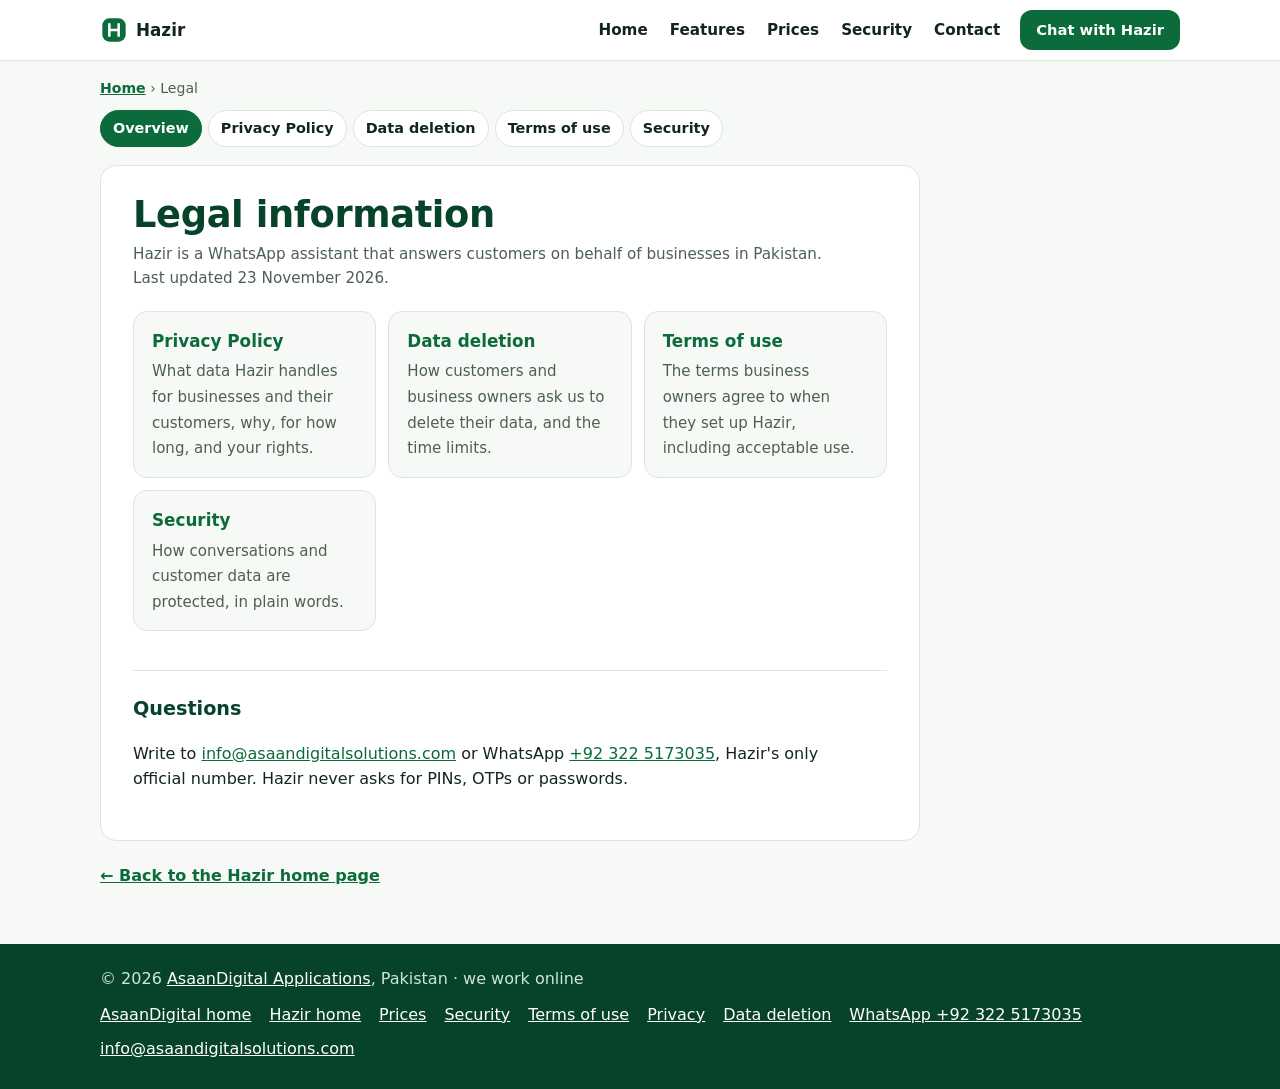
<file: index.html>
<!doctype html><html lang="en"><head><meta charset="utf-8"><meta name="viewport" content="width=device-width,initial-scale=1,viewport-fit=cover"><meta name="color-scheme" content="light"><meta name="theme-color" content="#0b6b3a"><title>Legal information · Hazir</title><meta name="description" content="Privacy policy, data deletion, terms of use and security for Hazir by AsaanDigital Applications."><link rel="stylesheet" href="style.css"></head><body><a class="skip" href="#main">Skip to content</a><header class="top"><div class="in"><a class="logo" href="https://hazir.asaandigitalsolutions.com/" aria-label="Hazir home"><svg viewBox="0 0 24 24" width="28" height="28" aria-hidden="true" focusable="false"><rect x="2" y="2" width="20" height="20" rx="6" fill="#0b6b3a"/><path d="M8 7v10M16 7v10M8 12h8" stroke="#fff" stroke-width="2.2" fill="none" stroke-linecap="round"/></svg>Hazir</a><nav aria-label="Main"><a href="https://hazir.asaandigitalsolutions.com/">Home</a><a href="https://hazir.asaandigitalsolutions.com/#features">Features</a><a href="https://hazir.asaandigitalsolutions.com/#prices">Prices</a><a href="https://hazir.asaandigitalsolutions.com/security">Security</a><a href="https://hazir.asaandigitalsolutions.com/#contact">Contact</a></nav><a class="btn" href="https://wa.me/923225173035?text=Hi%20Hazir">Chat with Hazir</a></div></header><div class="x"><p class="crumbs"><a href="https://hazir.asaandigitalsolutions.com/">Home</a> › Legal</p><nav class="docs" aria-label="Legal pages"><a href="index.html" aria-current="page">Overview</a><a href="privacy.html">Privacy Policy</a><a href="data-deletion.html">Data deletion</a><a href="https://hazir.asaandigitalsolutions.com/terms">Terms of use</a><a href="https://hazir.asaandigitalsolutions.com/security">Security</a></nav><main id="main" class="doc"><h1>Legal information</h1><p class="date">Hazir is a WhatsApp assistant that answers customers on behalf of businesses in Pakistan. Last updated 23 November 2026.</p><ul class="cards"><li><a href="privacy.html"><b>Privacy Policy</b><span>What data Hazir handles for businesses and their customers, why, for how long, and your rights.</span></a></li><li><a href="data-deletion.html"><b>Data deletion</b><span>How customers and business owners ask us to delete their data, and the time limits.</span></a></li><li><a href="https://hazir.asaandigitalsolutions.com/terms"><b>Terms of use</b><span>The terms business owners agree to when they set up Hazir, including acceptable use.</span></a></li><li><a href="https://hazir.asaandigitalsolutions.com/security"><b>Security</b><span>How conversations and customer data are protected, in plain words.</span></a></li></ul><h2>Questions</h2><p>Write to <a href="mailto:info@asaandigitalsolutions.com">info@asaandigitalsolutions.com</a> or WhatsApp <a href="https://wa.me/923225173035?text=Hi%20Hazir">+92 322 5173035</a>, Hazir's only official number. Hazir never asks for PINs, OTPs or passwords.</p></main><p class="back"><a href="https://hazir.asaandigitalsolutions.com/">← Back to the Hazir home page</a></p></div><footer class="foot"><div class="in"><span>© 2026 <a href="https://asaandigitalsolutions.com/">AsaanDigital Applications</a>, Pakistan · we work online</span><nav aria-label="Footer"><a href="https://asaandigitalsolutions.com/">AsaanDigital home</a><a href="https://hazir.asaandigitalsolutions.com/">Hazir home</a><a href="https://hazir.asaandigitalsolutions.com/#prices">Prices</a><a href="https://hazir.asaandigitalsolutions.com/security">Security</a><a href="https://hazir.asaandigitalsolutions.com/terms">Terms of use</a><a href="privacy.html">Privacy</a><a href="data-deletion.html">Data deletion</a><a href="https://wa.me/923225173035?text=Hi%20Hazir">WhatsApp +92 322 5173035</a><a href="mailto:info@asaandigitalsolutions.com">info@asaandigitalsolutions.com</a></nav></div></footer></body></html>
</file>
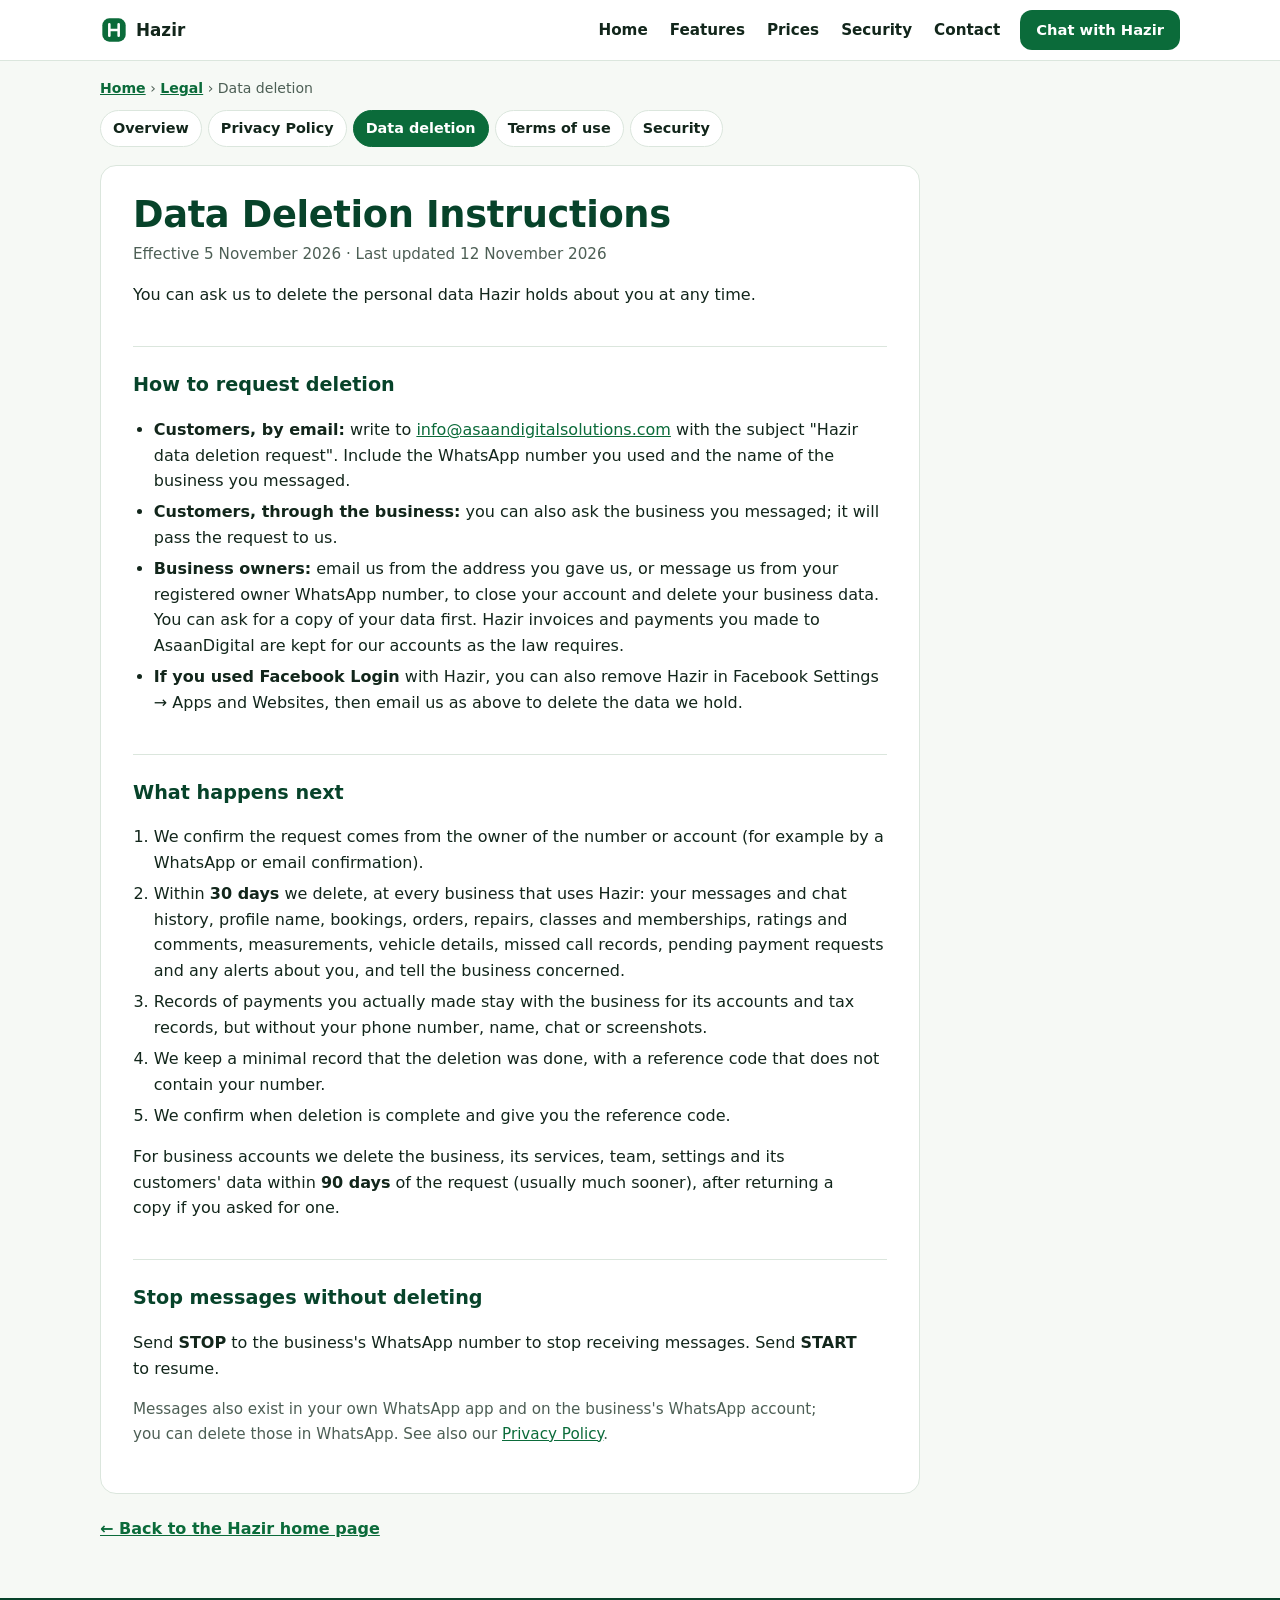
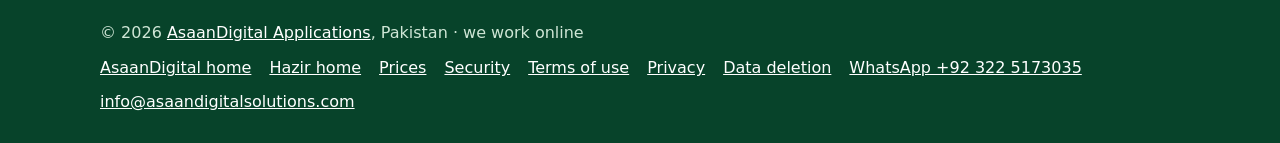
<file: data-deletion.html>
<!doctype html><html lang="en"><head><meta charset="utf-8"><meta name="viewport" content="width=device-width,initial-scale=1,viewport-fit=cover"><meta name="color-scheme" content="light"><meta name="theme-color" content="#0b6b3a"><title>Data Deletion Instructions · Hazir</title><meta name="description" content="How to ask Hazir to delete your personal data, and what happens next."><link rel="stylesheet" href="style.css"></head><body><a class="skip" href="#main">Skip to content</a><header class="top"><div class="in"><a class="logo" href="https://hazir.asaandigitalsolutions.com/" aria-label="Hazir home"><svg viewBox="0 0 24 24" width="28" height="28" aria-hidden="true" focusable="false"><rect x="2" y="2" width="20" height="20" rx="6" fill="#0b6b3a"/><path d="M8 7v10M16 7v10M8 12h8" stroke="#fff" stroke-width="2.2" fill="none" stroke-linecap="round"/></svg>Hazir</a><nav aria-label="Main"><a href="https://hazir.asaandigitalsolutions.com/">Home</a><a href="https://hazir.asaandigitalsolutions.com/#features">Features</a><a href="https://hazir.asaandigitalsolutions.com/#prices">Prices</a><a href="https://hazir.asaandigitalsolutions.com/security">Security</a><a href="https://hazir.asaandigitalsolutions.com/#contact">Contact</a></nav><a class="btn" href="https://wa.me/923225173035?text=Hi%20Hazir">Chat with Hazir</a></div></header><div class="x"><p class="crumbs"><a href="https://hazir.asaandigitalsolutions.com/">Home</a> › <a href="index.html">Legal</a> › Data deletion</p><nav class="docs" aria-label="Legal pages"><a href="index.html">Overview</a><a href="privacy.html">Privacy Policy</a><a href="data-deletion.html" aria-current="page">Data deletion</a><a href="https://hazir.asaandigitalsolutions.com/terms">Terms of use</a><a href="https://hazir.asaandigitalsolutions.com/security">Security</a></nav><main id="main" class="doc"><h1>Data Deletion Instructions</h1><p class="date">Effective 5 November 2026 · Last updated 12 November 2026</p><p>You can ask us to delete the personal data Hazir holds about you at any time.</p>

<h2>How to request deletion</h2>
<ul>
<li><strong>Customers, by email:</strong> write to <a href="mailto:info@asaandigitalsolutions.com?subject=Hazir%20data%20deletion%20request">info@asaandigitalsolutions.com</a> with the subject "Hazir data deletion request". Include the WhatsApp number you used and the name of the business you messaged.</li>
<li><strong>Customers, through the business:</strong> you can also ask the business you messaged; it will pass the request to us.</li>
<li><strong>Business owners:</strong> email us from the address you gave us, or message us from your registered owner WhatsApp number, to close your account and delete your business data. You can ask for a copy of your data first. Hazir invoices and payments you made to AsaanDigital are kept for our accounts as the law requires.</li>
<li><strong>If you used Facebook Login</strong> with Hazir, you can also remove Hazir in Facebook Settings → Apps and Websites, then email us as above to delete the data we hold.</li>
</ul>

<h2>What happens next</h2>
<ol>
<li>We confirm the request comes from the owner of the number or account (for example by a WhatsApp or email confirmation).</li>
<li>Within <strong>30 days</strong> we delete, at every business that uses Hazir: your messages and chat history, profile name, bookings, orders, repairs, classes and memberships, ratings and comments, measurements, vehicle details, missed call records, pending payment requests and any alerts about you, and tell the business concerned.</li>
<li>Records of payments you actually made stay with the business for its accounts and tax records, but without your phone number, name, chat or screenshots.</li>
<li>We keep a minimal record that the deletion was done, with a reference code that does not contain your number.</li>
<li>We confirm when deletion is complete and give you the reference code.</li>
</ol>
<p>For business accounts we delete the business, its services, team, settings and its customers' data within <strong>90 days</strong> of the request (usually much sooner), after returning a copy if you asked for one.</p>

<h2>Stop messages without deleting</h2>
<p>Send <strong>STOP</strong> to the business's WhatsApp number to stop receiving messages. Send <strong>START</strong> to resume.</p>

<p class="muted">Messages also exist in your own WhatsApp app and on the business's WhatsApp account; you can delete those in WhatsApp. See also our <a href="privacy.html">Privacy Policy</a>.</p></main><p class="back"><a href="https://hazir.asaandigitalsolutions.com/">← Back to the Hazir home page</a></p></div><footer class="foot"><div class="in"><span>© 2026 <a href="https://asaandigitalsolutions.com/">AsaanDigital Applications</a>, Pakistan · we work online</span><nav aria-label="Footer"><a href="https://asaandigitalsolutions.com/">AsaanDigital home</a><a href="https://hazir.asaandigitalsolutions.com/">Hazir home</a><a href="https://hazir.asaandigitalsolutions.com/#prices">Prices</a><a href="https://hazir.asaandigitalsolutions.com/security">Security</a><a href="https://hazir.asaandigitalsolutions.com/terms">Terms of use</a><a href="privacy.html">Privacy</a><a href="data-deletion.html">Data deletion</a><a href="https://wa.me/923225173035?text=Hi%20Hazir">WhatsApp +92 322 5173035</a><a href="mailto:info@asaandigitalsolutions.com">info@asaandigitalsolutions.com</a></nav></div></footer></body></html>
</file>
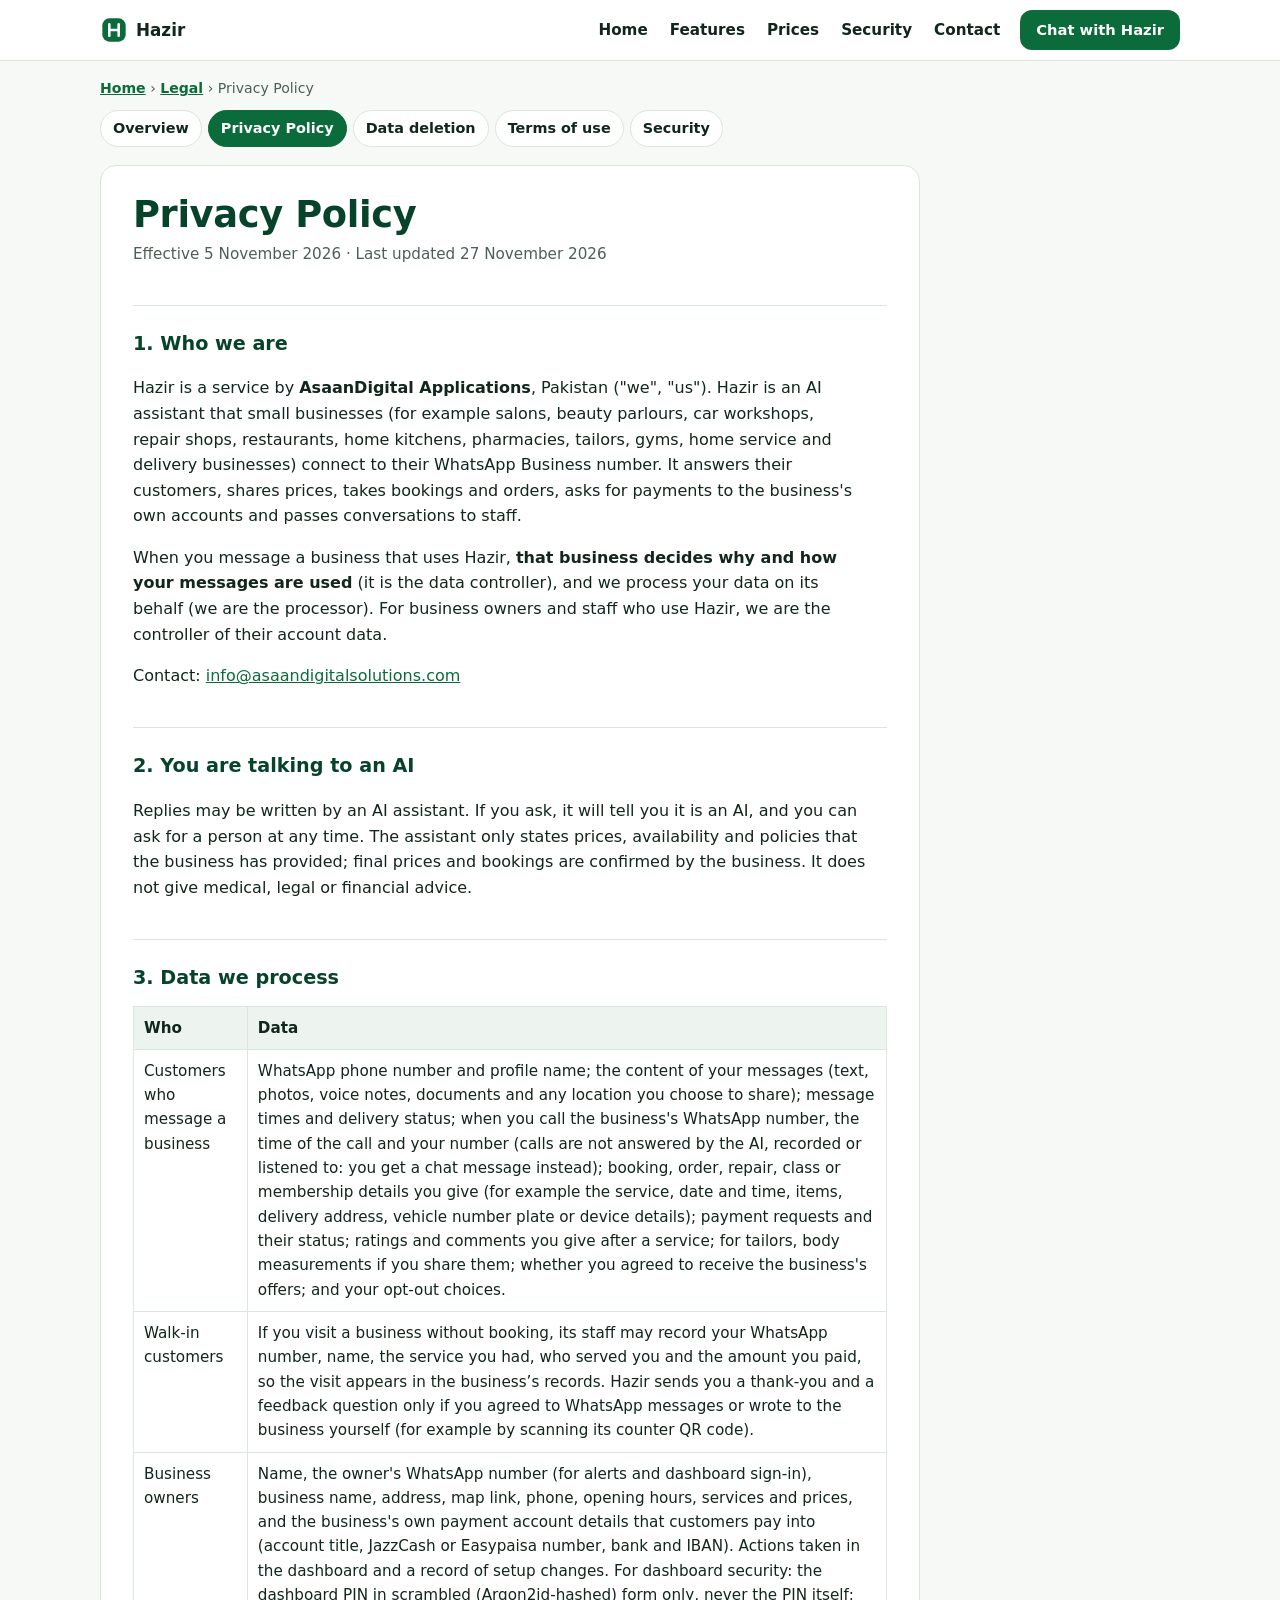
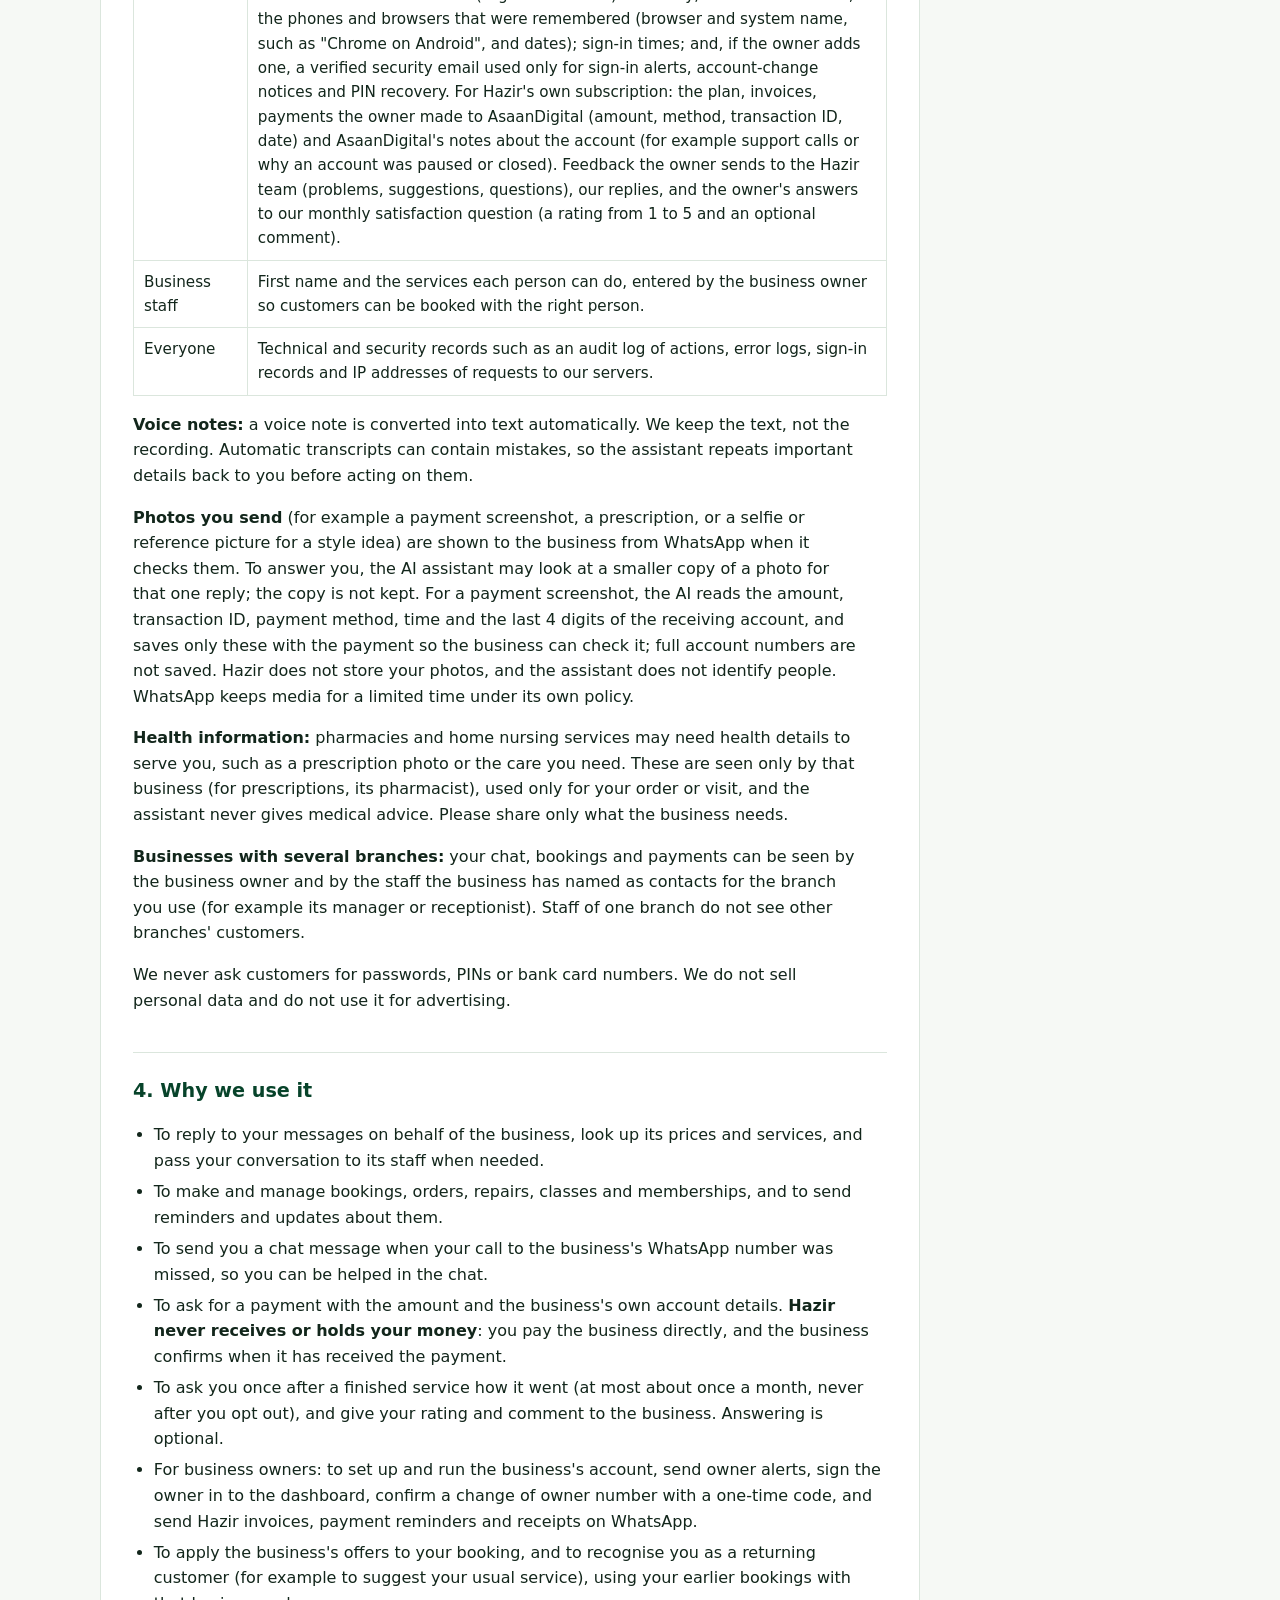
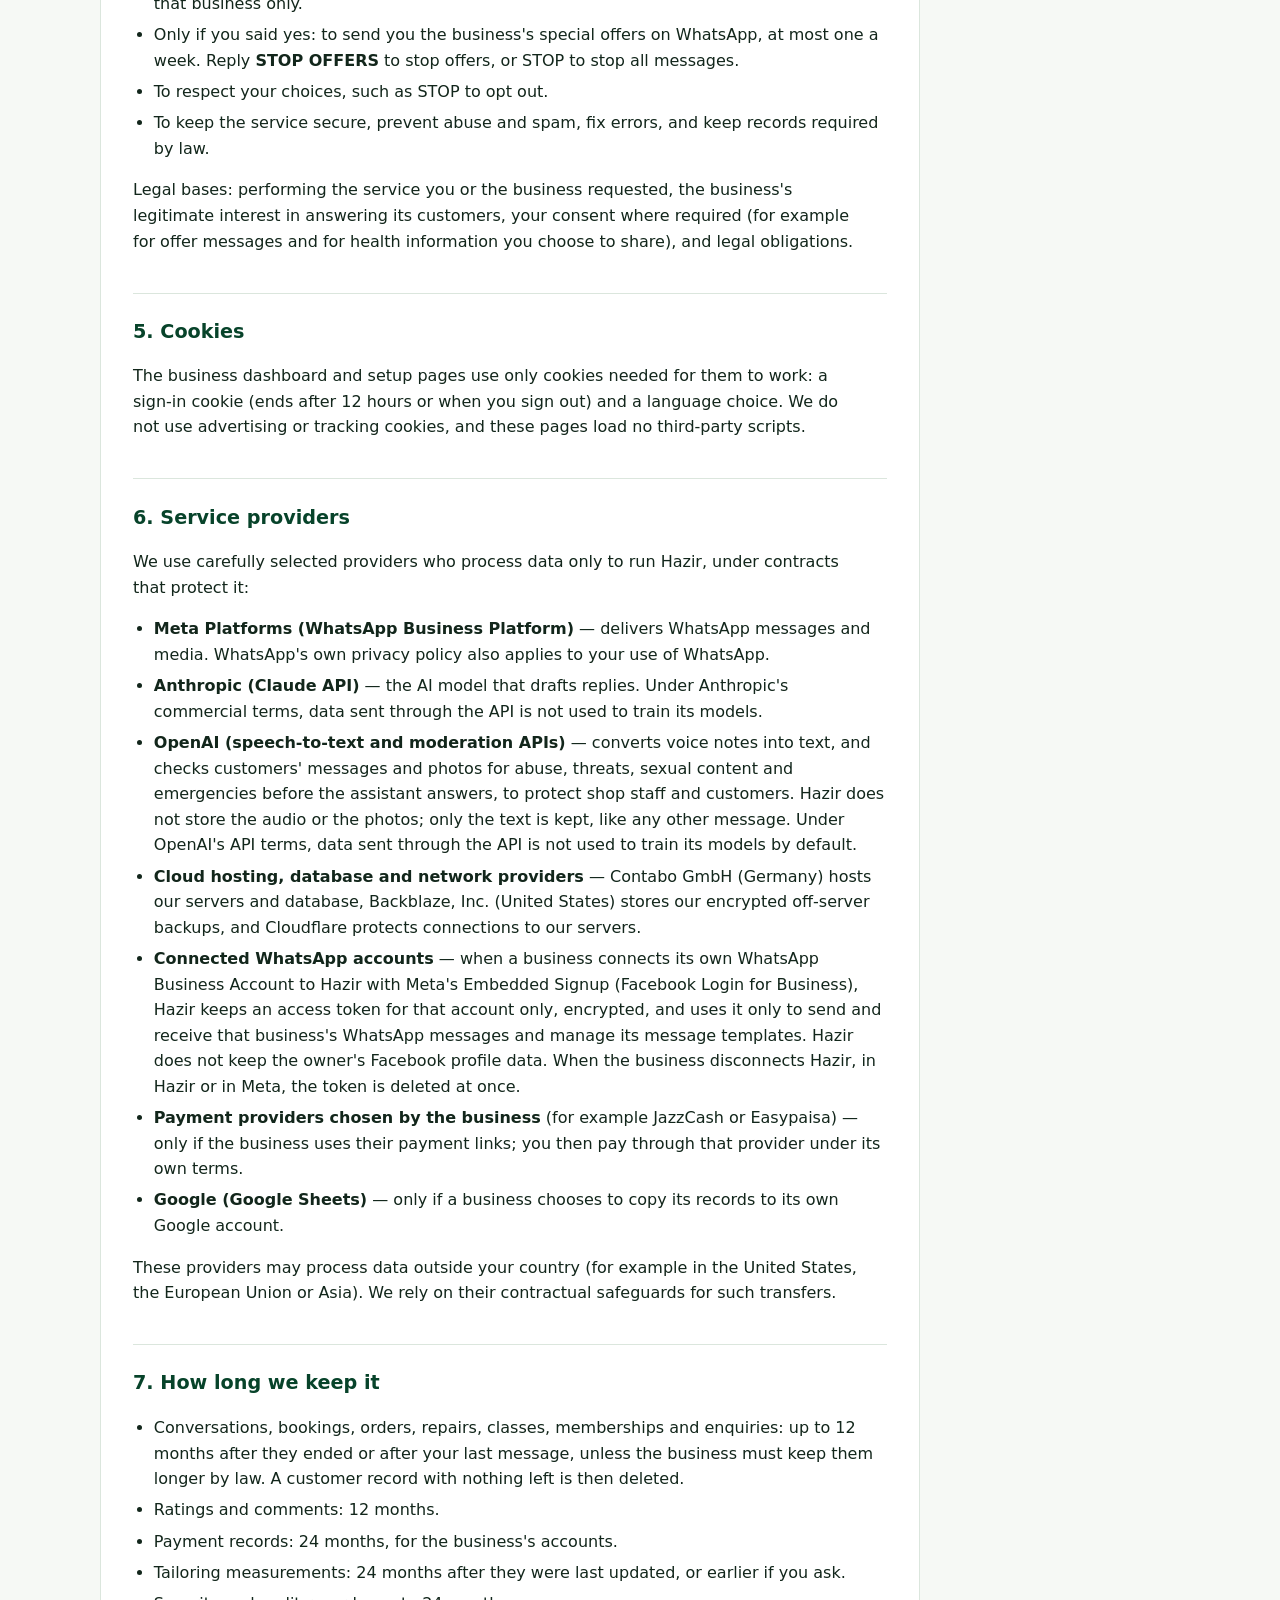
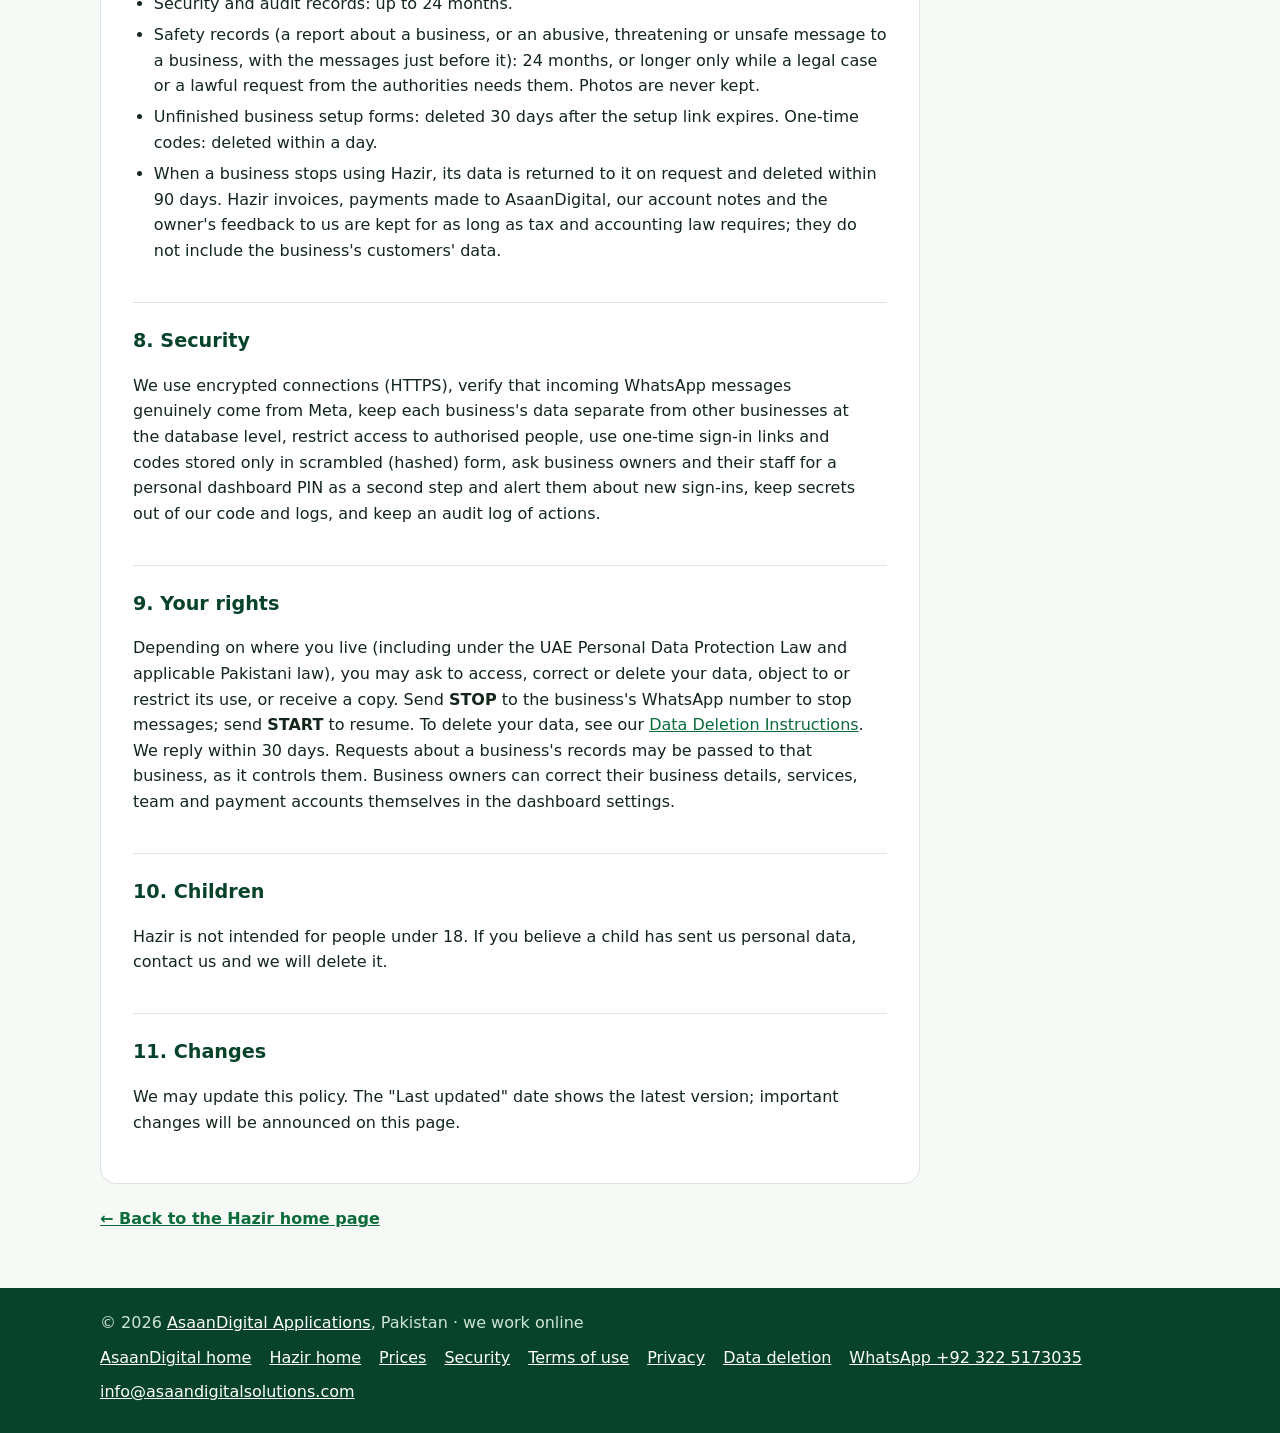
<file: privacy.html>
<!doctype html><html lang="en"><head><meta charset="utf-8"><meta name="viewport" content="width=device-width,initial-scale=1,viewport-fit=cover"><meta name="color-scheme" content="light"><meta name="theme-color" content="#0b6b3a"><title>Privacy Policy · Hazir</title><meta name="description" content="How Hazir by AsaanDigital Applications handles the personal data of customers and business owners."><link rel="stylesheet" href="style.css"></head><body><a class="skip" href="#main">Skip to content</a><header class="top"><div class="in"><a class="logo" href="https://hazir.asaandigitalsolutions.com/" aria-label="Hazir home"><svg viewBox="0 0 24 24" width="28" height="28" aria-hidden="true" focusable="false"><rect x="2" y="2" width="20" height="20" rx="6" fill="#0b6b3a"/><path d="M8 7v10M16 7v10M8 12h8" stroke="#fff" stroke-width="2.2" fill="none" stroke-linecap="round"/></svg>Hazir</a><nav aria-label="Main"><a href="https://hazir.asaandigitalsolutions.com/">Home</a><a href="https://hazir.asaandigitalsolutions.com/#features">Features</a><a href="https://hazir.asaandigitalsolutions.com/#prices">Prices</a><a href="https://hazir.asaandigitalsolutions.com/security">Security</a><a href="https://hazir.asaandigitalsolutions.com/#contact">Contact</a></nav><a class="btn" href="https://wa.me/923225173035?text=Hi%20Hazir">Chat with Hazir</a></div></header><div class="x"><p class="crumbs"><a href="https://hazir.asaandigitalsolutions.com/">Home</a> › <a href="index.html">Legal</a> › Privacy Policy</p><nav class="docs" aria-label="Legal pages"><a href="index.html">Overview</a><a href="privacy.html" aria-current="page">Privacy Policy</a><a href="data-deletion.html">Data deletion</a><a href="https://hazir.asaandigitalsolutions.com/terms">Terms of use</a><a href="https://hazir.asaandigitalsolutions.com/security">Security</a></nav><main id="main" class="doc"><h1>Privacy Policy</h1><p class="date">Effective 5 November 2026 · Last updated 27 November 2026</p><h2>1. Who we are</h2>
<p>Hazir is a service by <strong>AsaanDigital Applications</strong>, Pakistan ("we", "us"). Hazir is an AI assistant that small businesses (for example salons, beauty parlours, car workshops, repair shops, restaurants, home kitchens, pharmacies, tailors, gyms, home service and delivery businesses) connect to their WhatsApp Business number. It answers their customers, shares prices, takes bookings and orders, asks for payments to the business's own accounts and passes conversations to staff.</p>
<p>When you message a business that uses Hazir, <strong>that business decides why and how your messages are used</strong> (it is the data controller), and we process your data on its behalf (we are the processor). For business owners and staff who use Hazir, we are the controller of their account data.</p>
<p>Contact: <a href="mailto:info@asaandigitalsolutions.com">info@asaandigitalsolutions.com</a></p>

<h2>2. You are talking to an AI</h2>
<p>Replies may be written by an AI assistant. If you ask, it will tell you it is an AI, and you can ask for a person at any time. The assistant only states prices, availability and policies that the business has provided; final prices and bookings are confirmed by the business. It does not give medical, legal or financial advice.</p>

<h2>3. Data we process</h2>
<table>
<tr><th>Who</th><th>Data</th></tr>
<tr><td>Customers who message a business</td><td>WhatsApp phone number and profile name; the content of your messages (text, photos, voice notes, documents and any location you choose to share); message times and delivery status; when you call the business's WhatsApp number, the time of the call and your number (calls are not answered by the AI, recorded or listened to: you get a chat message instead); booking, order, repair, class or membership details you give (for example the service, date and time, items, delivery address, vehicle number plate or device details); payment requests and their status; ratings and comments you give after a service; for tailors, body measurements if you share them; whether you agreed to receive the business's offers; and your opt-out choices.</td></tr>
<tr><td>Walk-in customers</td><td>If you visit a business without booking, its staff may record your WhatsApp number, name, the service you had, who served you and the amount you paid, so the visit appears in the business&#8217;s records. Hazir sends you a thank-you and a feedback question only if you agreed to WhatsApp messages or wrote to the business yourself (for example by scanning its counter QR code).</td></tr>
<tr><td>Business owners</td><td>Name, the owner's WhatsApp number (for alerts and dashboard sign-in), business name, address, map link, phone, opening hours, services and prices, and the business's own payment account details that customers pay into (account title, JazzCash or Easypaisa number, bank and IBAN). Actions taken in the dashboard and a record of setup changes. For dashboard security: the dashboard PIN in scrambled (Argon2id-hashed) form only, never the PIN itself; the phones and browsers that were remembered (browser and system name, such as "Chrome on Android", and dates); sign-in times; and, if the owner adds one, a verified security email used only for sign-in alerts, account-change notices and PIN recovery. For Hazir's own subscription: the plan, invoices, payments the owner made to AsaanDigital (amount, method, transaction ID, date) and AsaanDigital's notes about the account (for example support calls or why an account was paused or closed). Feedback the owner sends to the Hazir team (problems, suggestions, questions), our replies, and the owner's answers to our monthly satisfaction question (a rating from 1 to 5 and an optional comment).</td></tr>
<tr><td>Business staff</td><td>First name and the services each person can do, entered by the business owner so customers can be booked with the right person.</td></tr>
<tr><td>Everyone</td><td>Technical and security records such as an audit log of actions, error logs, sign-in records and IP addresses of requests to our servers.</td></tr>
</table>
<p><strong>Voice notes:</strong> a voice note is converted into text automatically. We keep the text, not the recording. Automatic transcripts can contain mistakes, so the assistant repeats important details back to you before acting on them.</p>
<p><strong>Photos you send</strong> (for example a payment screenshot, a prescription, or a selfie or reference picture for a style idea) are shown to the business from WhatsApp when it checks them. To answer you, the AI assistant may look at a smaller copy of a photo for that one reply; the copy is not kept. For a payment screenshot, the AI reads the amount, transaction ID, payment method, time and the last 4 digits of the receiving account, and saves only these with the payment so the business can check it; full account numbers are not saved. Hazir does not store your photos, and the assistant does not identify people. WhatsApp keeps media for a limited time under its own policy.</p>
<p><strong>Health information:</strong> pharmacies and home nursing services may need health details to serve you, such as a prescription photo or the care you need. These are seen only by that business (for prescriptions, its pharmacist), used only for your order or visit, and the assistant never gives medical advice. Please share only what the business needs.</p>
<p><strong>Businesses with several branches:</strong> your chat, bookings and payments can be seen by the business owner and by the staff the business has named as contacts for the branch you use (for example its manager or receptionist). Staff of one branch do not see other branches' customers.</p>
<p>We never ask customers for passwords, PINs or bank card numbers. We do not sell personal data and do not use it for advertising.</p>

<h2>4. Why we use it</h2>
<ul>
<li>To reply to your messages on behalf of the business, look up its prices and services, and pass your conversation to its staff when needed.</li>
<li>To make and manage bookings, orders, repairs, classes and memberships, and to send reminders and updates about them.</li>
<li>To send you a chat message when your call to the business's WhatsApp number was missed, so you can be helped in the chat.</li>
<li>To ask for a payment with the amount and the business's own account details. <strong>Hazir never receives or holds your money</strong>: you pay the business directly, and the business confirms when it has received the payment.</li>
<li>To ask you once after a finished service how it went (at most about once a month, never after you opt out), and give your rating and comment to the business. Answering is optional.</li>
<li>For business owners: to set up and run the business's account, send owner alerts, sign the owner in to the dashboard, confirm a change of owner number with a one-time code, and send Hazir invoices, payment reminders and receipts on WhatsApp.</li>
<li>To apply the business's offers to your booking, and to recognise you as a returning customer (for example to suggest your usual service), using your earlier bookings with that business only.</li>
<li>Only if you said yes: to send you the business's special offers on WhatsApp, at most one a week. Reply <strong>STOP OFFERS</strong> to stop offers, or STOP to stop all messages.</li>
<li>To respect your choices, such as STOP to opt out.</li>
<li>To keep the service secure, prevent abuse and spam, fix errors, and keep records required by law.</li>
</ul>
<p>Legal bases: performing the service you or the business requested, the business's legitimate interest in answering its customers, your consent where required (for example for offer messages and for health information you choose to share), and legal obligations.</p>

<h2>5. Cookies</h2>
<p>The business dashboard and setup pages use only cookies needed for them to work: a sign-in cookie (ends after 12 hours or when you sign out) and a language choice. We do not use advertising or tracking cookies, and these pages load no third-party scripts.</p>

<h2>6. Service providers</h2>
<p>We use carefully selected providers who process data only to run Hazir, under contracts that protect it:</p>
<ul>
<li><strong>Meta Platforms (WhatsApp Business Platform)</strong> — delivers WhatsApp messages and media. WhatsApp's own privacy policy also applies to your use of WhatsApp.</li>
<li><strong>Anthropic (Claude API)</strong> — the AI model that drafts replies. Under Anthropic's commercial terms, data sent through the API is not used to train its models.</li>
<li><strong>OpenAI (speech-to-text and moderation APIs)</strong> — converts voice notes into text, and checks customers' messages and photos for abuse, threats, sexual content and emergencies before the assistant answers, to protect shop staff and customers. Hazir does not store the audio or the photos; only the text is kept, like any other message. Under OpenAI's API terms, data sent through the API is not used to train its models by default.</li>
<li><strong>Cloud hosting, database and network providers</strong> — Contabo GmbH (Germany) hosts our servers and database, Backblaze, Inc. (United States) stores our encrypted off-server backups, and Cloudflare protects connections to our servers.</li>
<li><strong>Connected WhatsApp accounts</strong> — when a business connects its own WhatsApp Business Account to Hazir with Meta's Embedded Signup (Facebook Login for Business), Hazir keeps an access token for that account only, encrypted, and uses it only to send and receive that business's WhatsApp messages and manage its message templates. Hazir does not keep the owner's Facebook profile data. When the business disconnects Hazir, in Hazir or in Meta, the token is deleted at once.</li>
<li><strong>Payment providers chosen by the business</strong> (for example JazzCash or Easypaisa) — only if the business uses their payment links; you then pay through that provider under its own terms.</li>
<li><strong>Google (Google Sheets)</strong> — only if a business chooses to copy its records to its own Google account.</li>
</ul>
<p>These providers may process data outside your country (for example in the United States, the European Union or Asia). We rely on their contractual safeguards for such transfers.</p>

<h2>7. How long we keep it</h2>
<ul>
<li>Conversations, bookings, orders, repairs, classes, memberships and enquiries: up to 12 months after they ended or after your last message, unless the business must keep them longer by law. A customer record with nothing left is then deleted.</li>
<li>Ratings and comments: 12 months.</li>
<li>Payment records: 24 months, for the business's accounts.</li>
<li>Tailoring measurements: 24 months after they were last updated, or earlier if you ask.</li>
<li>Security and audit records: up to 24 months.</li>
<li>Safety records (a report about a business, or an abusive, threatening or unsafe message to a business, with the messages just before it): 24 months, or longer only while a legal case or a lawful request from the authorities needs them. Photos are never kept.</li>
<li>Unfinished business setup forms: deleted 30 days after the setup link expires. One-time codes: deleted within a day.</li>
<li>When a business stops using Hazir, its data is returned to it on request and deleted within 90 days. Hazir invoices, payments made to AsaanDigital, our account notes and the owner's feedback to us are kept for as long as tax and accounting law requires; they do not include the business's customers' data.</li>
</ul>

<h2>8. Security</h2>
<p>We use encrypted connections (HTTPS), verify that incoming WhatsApp messages genuinely come from Meta, keep each business's data separate from other businesses at the database level, restrict access to authorised people, use one-time sign-in links and codes stored only in scrambled (hashed) form, ask business owners and their staff for a personal dashboard PIN as a second step and alert them about new sign-ins, keep secrets out of our code and logs, and keep an audit log of actions.</p>

<h2>9. Your rights</h2>
<p>Depending on where you live (including under the UAE Personal Data Protection Law and applicable Pakistani law), you may ask to access, correct or delete your data, object to or restrict its use, or receive a copy. Send <strong>STOP</strong> to the business's WhatsApp number to stop messages; send <strong>START</strong> to resume. To delete your data, see our <a href="data-deletion.html">Data Deletion Instructions</a>. We reply within 30 days. Requests about a business's records may be passed to that business, as it controls them. Business owners can correct their business details, services, team and payment accounts themselves in the dashboard settings.</p>

<h2>10. Children</h2>
<p>Hazir is not intended for people under 18. If you believe a child has sent us personal data, contact us and we will delete it.</p>

<h2>11. Changes</h2>
<p>We may update this policy. The "Last updated" date shows the latest version; important changes will be announced on this page.</p></main><p class="back"><a href="https://hazir.asaandigitalsolutions.com/">← Back to the Hazir home page</a></p></div><footer class="foot"><div class="in"><span>© 2026 <a href="https://asaandigitalsolutions.com/">AsaanDigital Applications</a>, Pakistan · we work online</span><nav aria-label="Footer"><a href="https://asaandigitalsolutions.com/">AsaanDigital home</a><a href="https://hazir.asaandigitalsolutions.com/">Hazir home</a><a href="https://hazir.asaandigitalsolutions.com/#prices">Prices</a><a href="https://hazir.asaandigitalsolutions.com/security">Security</a><a href="https://hazir.asaandigitalsolutions.com/terms">Terms of use</a><a href="privacy.html">Privacy</a><a href="data-deletion.html">Data deletion</a><a href="https://wa.me/923225173035?text=Hi%20Hazir">WhatsApp +92 322 5173035</a><a href="mailto:info@asaandigitalsolutions.com">info@asaandigitalsolutions.com</a></nav></div></footer></body></html>
</file>
<file: style.css>
/* Hazir legal pages: the same look as hazir.asaandigitalsolutions.com (light, green). */
:root{--bg:#f6f9f5;--card:#fff;--ink:#12261b;--mute:#4d5f55;--line:#dbe6dd;--soft:#edf3ee;--brand:#0b6b3a;--g9:#07432a;
  color-scheme:light}
*{box-sizing:border-box}
html{-webkit-text-size-adjust:100%}
body{margin:0;background:var(--bg);color:var(--ink);font:16px/1.6 system-ui,-apple-system,"Segoe UI",Roboto,sans-serif}
a{color:var(--brand)}
a:focus-visible{outline:3px solid var(--brand);outline-offset:2px;border-radius:4px}
.skip{position:absolute;left:-999px;top:8px;background:#fff;padding:8px 12px;border-radius:8px;z-index:9}
.skip:focus{left:12px}
.x{max-width:1120px;margin:0 auto;padding:0 20px}

/* header and menu (as on the Hazir site) */
.top{position:sticky;top:0;z-index:5;background:rgba(255,255,255,.94);border-bottom:1px solid var(--line);
  backdrop-filter:blur(8px)}
.top .in{max-width:1120px;margin:0 auto;padding:10px 20px;display:flex;align-items:center;gap:20px}
.logo{display:flex;align-items:center;gap:8px;font-weight:700;font-size:1.05rem;color:var(--ink);text-decoration:none}
.top nav{display:flex;gap:22px;flex:1;justify-content:flex-end}
.top nav a{color:var(--ink);text-decoration:none;font-weight:600;font-size:.95rem}
.top nav a:hover{color:var(--brand)}
.btn{display:inline-flex;align-items:center;min-height:40px;padding:6px 16px;border-radius:12px;background:var(--brand);
  color:#fff;font-weight:700;font-size:.92rem;text-decoration:none;white-space:nowrap}
.btn:hover{background:var(--g9)}
@media (max-width:820px){
  .top .in{justify-content:space-between;flex-wrap:wrap;row-gap:6px;padding-bottom:4px}
  .top nav{order:3;flex:1 0 100%;justify-content:flex-start;gap:15px;overflow-x:auto;white-space:nowrap;
    padding:6px 18px 8px 2px;scrollbar-width:none;
    -webkit-mask-image:linear-gradient(90deg,#000 93%,transparent);mask-image:linear-gradient(90deg,#000 93%,transparent)}
  .top nav::-webkit-scrollbar{display:none}
  .top nav a{font-size:.92rem;padding:4px 0}}

.crumbs{font-size:.88rem;color:var(--mute);margin:16px 0 10px}
.crumbs a{font-weight:600}

/* the legal pages, side by side */
.docs{display:flex;gap:6px;flex-wrap:wrap;margin:0 0 18px}
.docs a{padding:6px 12px;border-radius:99px;border:1px solid var(--line);background:var(--card);color:var(--ink);
  text-decoration:none;font-weight:600;font-size:.9rem}
.docs a:hover{border-color:var(--brand);color:var(--brand)}
.docs a[aria-current]{background:var(--brand);border-color:var(--brand);color:#fff}

/* the document */
.doc{max-width:820px;background:var(--card);border:1px solid var(--line);border-radius:16px;padding:28px 32px 32px}
.doc h1{font-size:clamp(1.7rem,4.5vw,2.3rem);line-height:1.15;letter-spacing:-.01em;margin:0 0 6px;color:var(--g9)}
.doc .date{color:var(--mute);font-size:.95rem;margin:0 0 8px}
.doc h2{font-size:1.2rem;color:var(--g9);margin:2em 0 .5em;padding-top:1.2em;border-top:1px solid var(--line)}
.doc p,.doc li{max-width:72ch}
.doc ul,.doc ol{padding-left:1.3em}.doc li{margin:.35em 0}
.doc .muted{color:var(--mute);font-size:.95rem}
.doc table{border-collapse:collapse;width:100%;font-size:.95rem;margin:12px 0;display:block;overflow-x:auto}
.doc th,.doc td{border:1px solid var(--line);padding:9px 10px;text-align:left;vertical-align:top}
.doc th{background:var(--soft)}
.doc .cards{list-style:none;padding:0;margin:20px 0 0;display:grid;grid-template-columns:repeat(auto-fit,minmax(240px,1fr));gap:12px}
.cards li{margin:0;max-width:none}
.cards a{display:block;height:100%;padding:16px 18px;border:1px solid var(--line);border-radius:14px;text-decoration:none;
  color:var(--ink);background:var(--bg)}
.cards a:hover{border-color:var(--brand)}
.cards b{display:block;color:var(--brand);font-size:1.05rem;margin-bottom:4px}
.cards span{color:var(--mute);font-size:.94rem}
.back{margin:22px 0 0}.back a{font-weight:600}
@media (max-width:640px){.doc{padding:20px 18px 24px;border-radius:14px}}

/* footer (as on the Hazir site) */
.foot{background:var(--g9);color:#cfe6d6;margin-top:56px}
.foot .in{max-width:1120px;margin:0 auto;padding:22px 20px 28px;display:flex;flex-wrap:wrap;gap:10px 24px;align-items:baseline}
.foot nav{display:flex;flex-wrap:wrap;gap:8px 18px}
.foot a{color:#fff}
</file>
